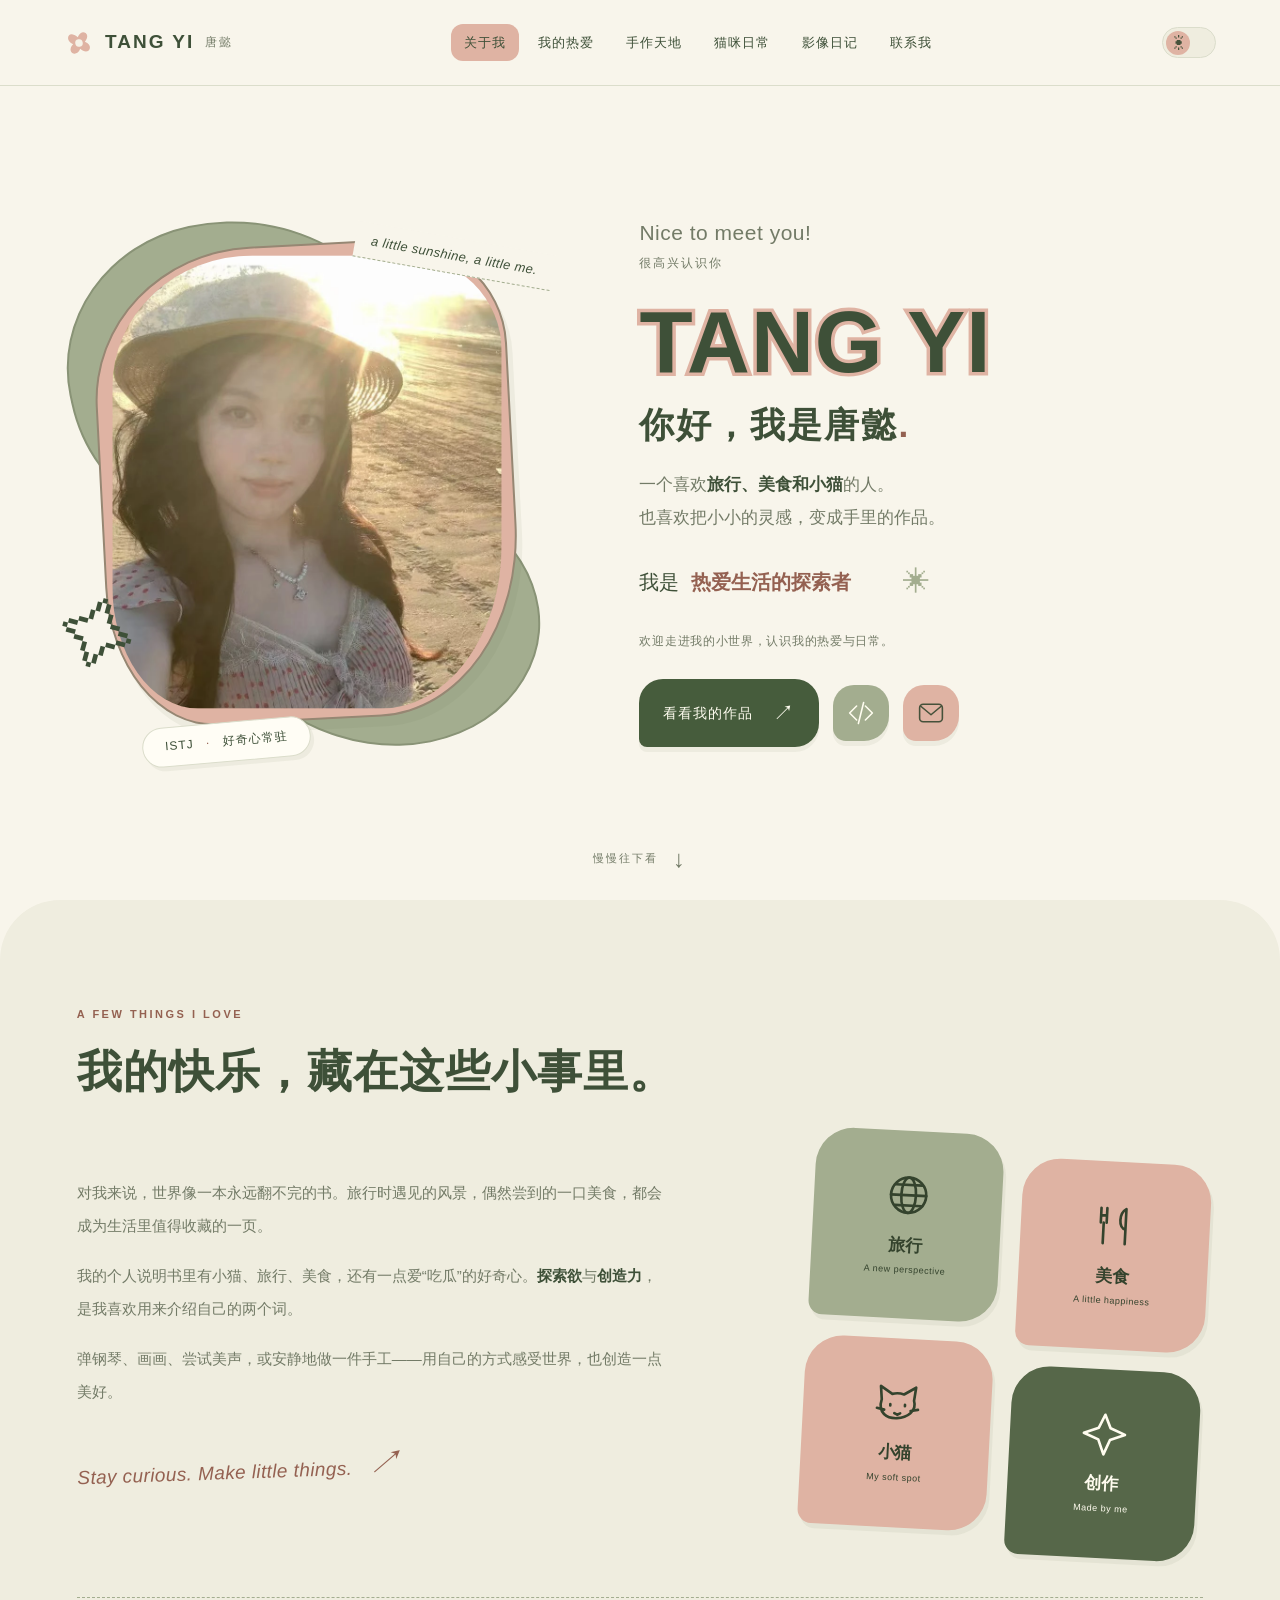
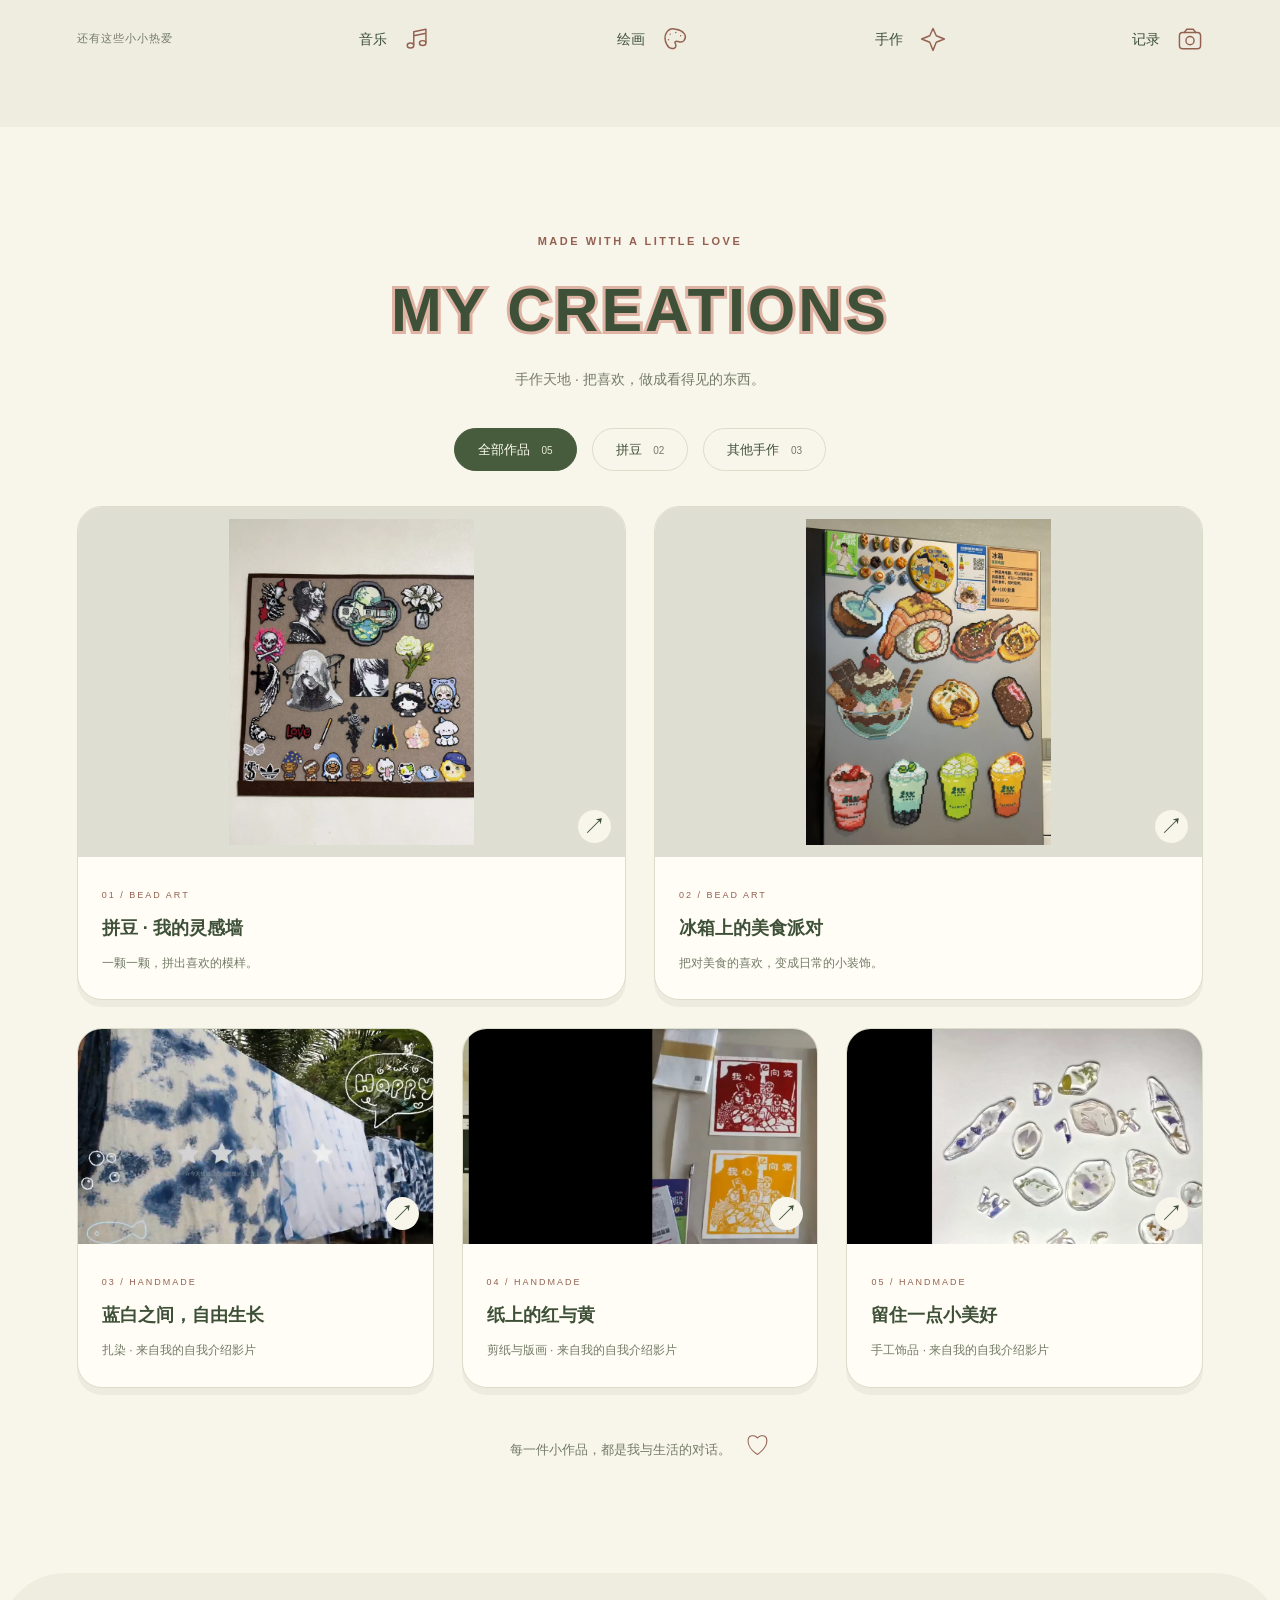
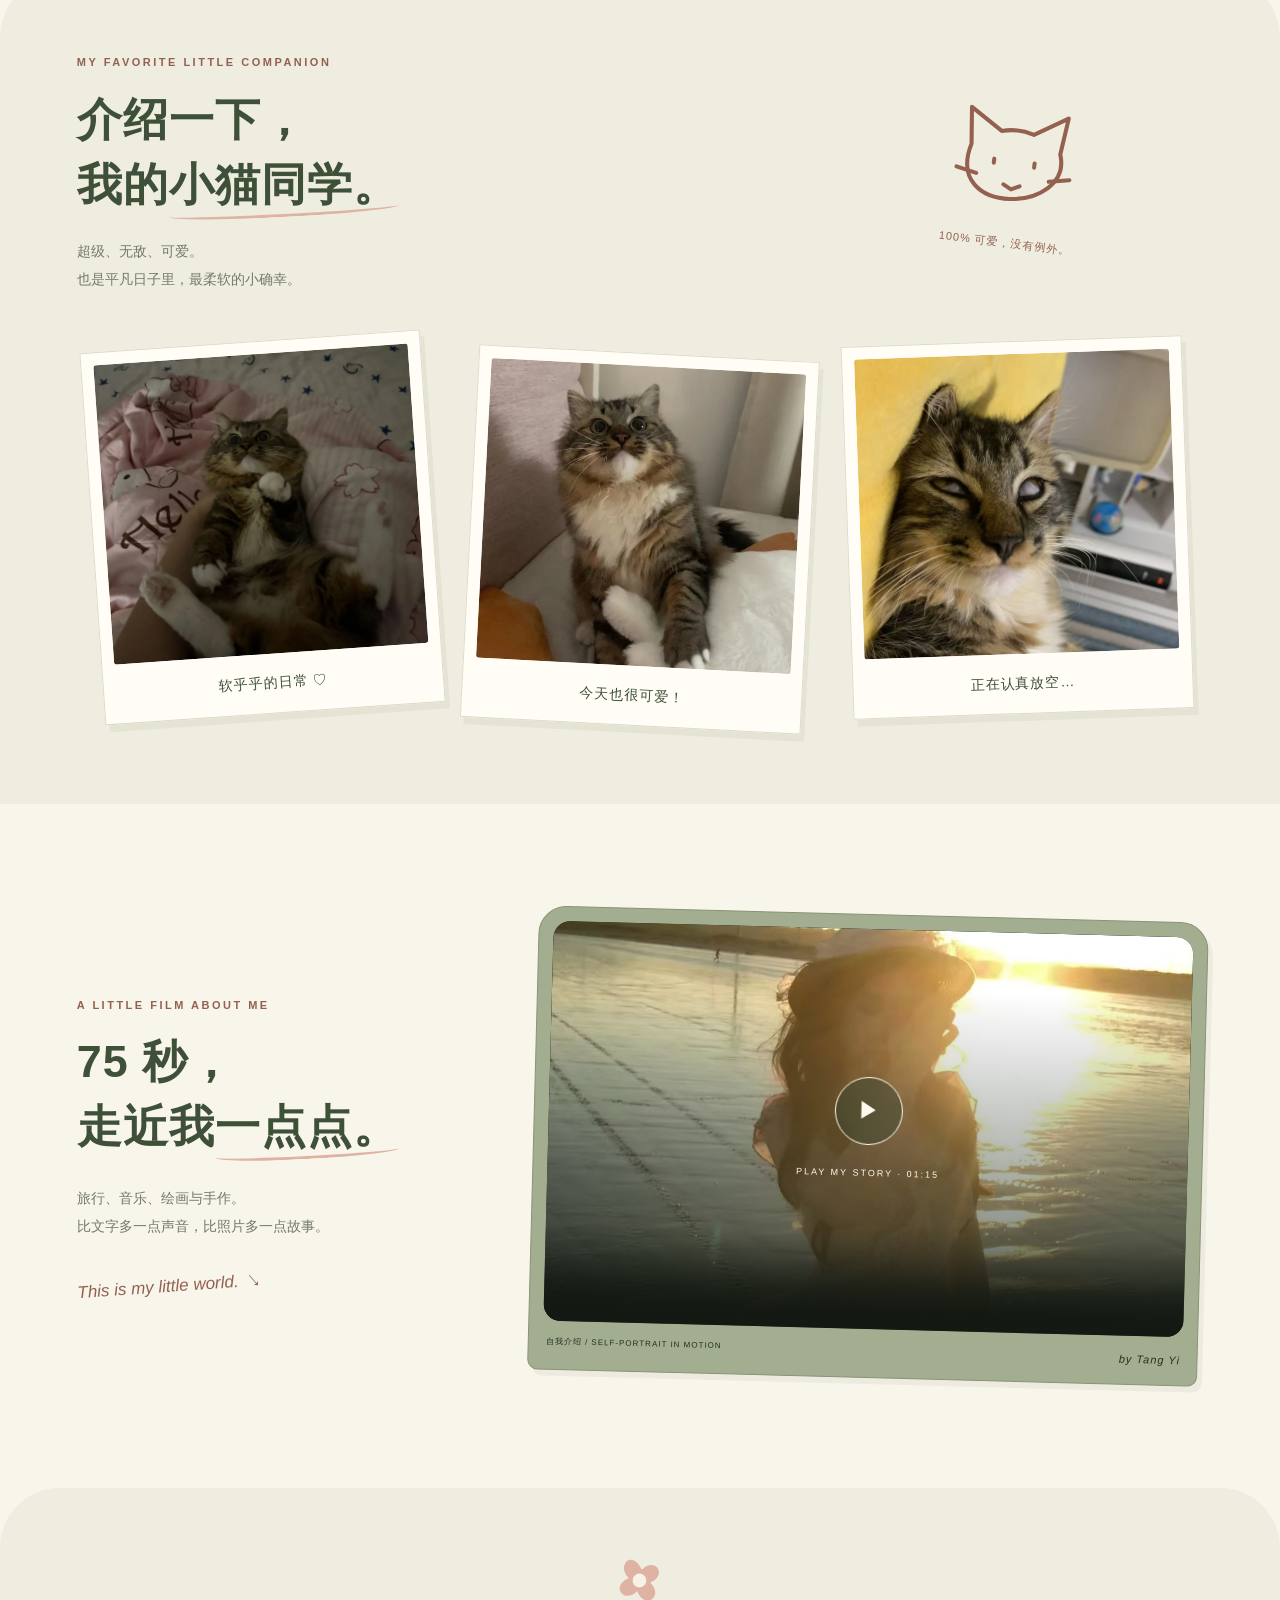
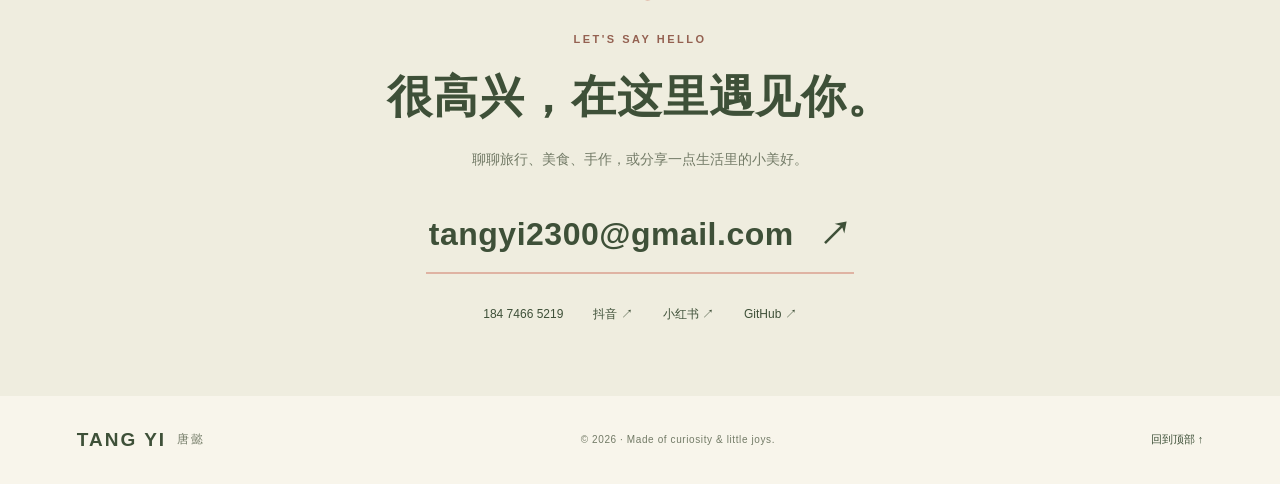
<file: index.html>
<!doctype html>
<html lang="zh-CN"><head><meta charset="utf-8"><meta name="viewport" content="width=device-width,initial-scale=1">
<title>唐懿 Tang Yi｜欢迎来到我的小世界</title><meta name="description" content="你好，我是唐懿，一个喜欢旅行、美食、小猫和手工创作的 ISTJ。来看看我的拼豆、日常与影像，认识真实的我。"><meta name="theme-color" content="#f8f5eb"><meta property="og:title" content="唐懿 Tang Yi · 我的小世界"><meta property="og:description" content="保持好奇，慢慢创造，把喜欢的日常收藏起来。"><meta property="og:image" content="https://tangyi2300-ctrl.github.io/portrait-close.webp"><link rel="canonical" href="https://tangyi2300-ctrl.github.io/"><link rel="icon" href="favicon.svg" type="image/svg+xml"><link rel="stylesheet" href="style.css"><script src="app.js" defer></script></head><body>
<a class="skip" href="#main">跳到正文</a>
<header class="header"><a class="brand" href="#about" aria-label="唐懿，返回首页"><span class="brand-flower"><svg viewBox="0 0 80 80" fill="none" aria-hidden="true"><path d="M40 24C18-3 3 27 24 40 0 56 25 79 40 56 57 81 80 55 56 40 79 23 55 1 40 24Z" fill="currentColor"/><circle cx="40" cy="40" r="10" fill="#f6f2e7"/></svg></span>TANG YI<span class="brand-cn">唐懿</span></a><nav class="nav" id="navigation" aria-label="主导航"><a href="#about" class="active">关于我</a><a href="#interests">我的热爱</a><a href="#creations">手作天地</a><a href="#life">猫咪日常</a><a href="#film">影像日记</a><a href="#contact">联系我</a></nav><div class="header-actions"><button class="theme-toggle" aria-label="切换深色模式" aria-pressed="false"><span aria-hidden="true">☀</span></button><button class="menu-toggle" aria-controls="navigation" aria-expanded="false" aria-label="打开菜单">☰</button></div></header>
<main id="main">
<section class="hero wrap" id="about" aria-labelledby="hero-title"><div class="portrait-composition"><div class="blob blob-one"></div><div class="blob blob-two"></div><div class="portrait-frame"><img src="portrait-close.webp" alt="唐懿在海边夕阳下的自拍" fetchpriority="high" width="828" height="1258"></div><span class="portrait-star" aria-hidden="true">✧</span><div class="photo-note">a little sunshine, a little me.</div><span class="personality">ISTJ <span>·</span> 好奇心常驻</span></div><div class="hero-copy"><p class="hello">Nice to meet you! <span>很高兴认识你</span></p><h1 id="hero-title">TANG YI<span>你好，我是唐懿<span class="pink-dot">.</span></span></h1><p class="hero-description">一个喜欢<strong>旅行、美食和小猫</strong>的人。<br>也喜欢把小小的灵感，变成手里的作品。</p><p class="rotating-line">我是 <span id="changing-word">热爱生活的探索者</span><span class="little-spark" aria-hidden="true">✳</span></p><p class="invitation">欢迎走进我的小世界，认识我的热爱与日常。</p><div class="hero-links"><a class="pill-button" href="#creations">看看我的作品 <span>↗</span></a><a class="social-icon" href="https://github.com/tangyi2300-ctrl" target="_blank" rel="noopener noreferrer" aria-label="唐懿的 GitHub"><svg viewBox="0 0 32 32" fill="none" stroke="currentColor" stroke-width="1.8" stroke-linecap="round" stroke-linejoin="round" aria-hidden="true"><path d="m11 8-8 8 8 8m10-16 8 8-8 8M19 4l-6 24"/></svg></a><a class="social-icon peach" href="mailto:tangyi2300@gmail.com" aria-label="发邮件给唐懿"><svg viewBox="0 0 32 32" fill="none" stroke="currentColor" stroke-width="1.8" stroke-linecap="round" stroke-linejoin="round" aria-hidden="true"><rect x="3" y="6" width="26" height="20" rx="4"/><path d="m4 8 12 10L28 8"/></svg></a></div></div><a class="scroll-note" href="#interests">慢慢往下看 <span>↓</span></a></section>
<section class="interest-section" id="interests"><div class="wrap"><div class="section-heading"><p class="eyebrow">A FEW THINGS I LOVE</p><h2>我的快乐，<span>藏在这些小事里。</span></h2></div><div class="interest-layout"><div class="interest-copy"><p>对我来说，世界像一本永远翻不完的书。旅行时遇见的风景，偶然尝到的一口美食，都会成为生活里值得收藏的一页。</p><p>我的个人说明书里有小猫、旅行、美食，还有一点爱“吃瓜”的好奇心。<strong>探索欲</strong>与<strong>创造力</strong>，是我喜欢用来介绍自己的两个词。</p><p>弹钢琴、画画、尝试美声，或安静地做一件手工——用自己的方式感受世界，也创造一点美好。</p><div class="handwritten-note">Stay curious. Make little things. <span>↗</span></div></div><div class="hobby-grid"><div class="hobby hobby-1"><svg viewBox="0 0 32 32" fill="none" stroke="currentColor" stroke-width="1.8" stroke-linecap="round" stroke-linejoin="round" aria-hidden="true"><circle cx="16" cy="16" r="12"/><ellipse cx="16" cy="16" rx="5" ry="12"/><path d="M4 16h24M7 9h18M7 23h18"/></svg><h3>旅行</h3><span>A new perspective</span></div><div class="hobby hobby-2"><svg viewBox="0 0 32 32" fill="none" stroke="currentColor" stroke-width="1.8" stroke-linecap="round" stroke-linejoin="round" aria-hidden="true"><path d="M6 4v10m4-10v10M6 9h4m-2 5v14M23 4c-5 3-5 13 0 14V4Zm0 14v10"/></svg><h3>美食</h3><span>A little happiness</span></div><div class="hobby hobby-3"><svg viewBox="0 0 32 32" fill="none" stroke="currentColor" stroke-width="1.8" stroke-linecap="round" stroke-linejoin="round" aria-hidden="true"><path d="M5 14 4 5l8 5a14 14 0 0 1 8 0l8-5-1 9c5 14-27 19-22 0Z"/><path d="M11 17v1m10-1v1m-7 5 2 1 2-1M7 21l-5-1m23 1 5-1"/></svg><h3>小猫</h3><span>My soft spot</span></div><div class="hobby hobby-4"><svg viewBox="0 0 32 32" fill="none" stroke="currentColor" stroke-width="1.8" stroke-linecap="round" stroke-linejoin="round" aria-hidden="true"><path d="m16 3 4 9 10 4-10 4-4 10-4-10-10-4 10-4Z"/></svg><h3>创作</h3><span>Made by me</span></div></div></div><div class="little-skills"><span>还有这些小小热爱</span><div>音乐 <svg viewBox="0 0 32 32" fill="none" stroke="currentColor" stroke-width="1.8" stroke-linecap="round" stroke-linejoin="round" aria-hidden="true"><path d="M12 23V7l15-3v16M12 12l15-3"/><ellipse cx="8" cy="24" rx="4" ry="3"/><ellipse cx="23" cy="21" rx="4" ry="3"/></svg></div><div>绘画 <svg viewBox="0 0 32 32" fill="none" stroke="currentColor" stroke-width="1.8" stroke-linecap="round" stroke-linejoin="round" aria-hidden="true"><path d="M17 4C7 1 0 12 6 23c3 6 10 6 11 2 1-3-3-5 0-6 3-1 7 3 10-1 5-7-2-13-10-14Z"/><path d="M10 10h.01M17 8h.01M23 12h.01M8 17h.01"/></svg></div><div>手作 <svg viewBox="0 0 32 32" fill="none" stroke="currentColor" stroke-width="1.8" stroke-linecap="round" stroke-linejoin="round" aria-hidden="true"><path d="m16 3 4 9 10 4-10 4-4 10-4-10-10-4 10-4Z"/></svg></div><div>记录 <svg viewBox="0 0 32 32" fill="none" stroke="currentColor" stroke-width="1.8" stroke-linecap="round" stroke-linejoin="round" aria-hidden="true"><rect x="3" y="8" width="26" height="20" rx="4"/><path d="m9 8 3-4h8l3 4"/><circle cx="16" cy="18" r="5"/></svg></div></div></div></section>
<section class="creations-section wrap" id="creations"><div class="section-heading centered"><p class="eyebrow">MADE WITH A LITTLE LOVE</p><h2 class="outlined">MY CREATIONS</h2><p>手作天地 · 把喜欢，做成看得见的东西。</p></div><div class="filters" role="group" aria-label="筛选作品"><button data-filter="all" class="active" aria-pressed="true">全部作品 <span>05</span></button><button data-filter="beads" aria-pressed="false">拼豆 <span>02</span></button><button data-filter="handmade" aria-pressed="false">其他手作 <span>03</span></button></div><p class="sr-only" id="filter-status" role="status">显示全部 5 件作品</p><div class="works"><article class="work" data-category="beads"><button class="image-button" data-lightbox="bead-collection.webp" data-title="拼豆 · 我的灵感墙" data-caption="一颗一颗，拼出喜欢的模样。" aria-label="放大拼豆 · 我的灵感墙"><img src="bead-collection.webp" alt="各种风格的拼豆作品陈列在深色展示板上" loading="lazy"><span class="zoom">↗</span></button><div class="work-copy"><span class="work-number">01 / BEAD ART</span><h3>拼豆 · 我的灵感墙</h3><p>一颗一颗，拼出喜欢的模样。</p></div></article><article class="work" data-category="beads"><button class="image-button" data-lightbox="bead-food.webp" data-title="冰箱上的美食派对" data-caption="把对美食的喜欢，变成日常的小装饰。" aria-label="放大冰箱上的美食派对"><img src="bead-food.webp" alt="冰箱上的寿司、汉堡和饮料造型拼豆" loading="lazy"><span class="zoom">↗</span></button><div class="work-copy"><span class="work-number">02 / BEAD ART</span><h3>冰箱上的美食派对</h3><p>把对美食的喜欢，变成日常的小装饰。</p></div></article><article class="work" data-category="handmade"><button class="image-button" data-lightbox="tie-dye.webp" data-title="蓝白之间，自由生长" data-caption="扎染 · 来自我的自我介绍影片" aria-label="放大蓝白之间，自由生长"><img src="tie-dye.webp" alt="蓝白扎染手工作品" loading="lazy"><span class="zoom">↗</span></button><div class="work-copy"><span class="work-number">03 / HANDMADE</span><h3>蓝白之间，自由生长</h3><p>扎染 · 来自我的自我介绍影片</p></div></article><article class="work" data-category="handmade"><button class="image-button" data-lightbox="paper-cut.webp" data-title="纸上的红与黄" data-caption="剪纸与版画 · 来自我的自我介绍影片" aria-label="放大纸上的红与黄"><img src="paper-cut.webp" alt="红色和黄色剪纸版画作品" loading="lazy"><span class="zoom">↗</span></button><div class="work-copy"><span class="work-number">04 / HANDMADE</span><h3>纸上的红与黄</h3><p>剪纸与版画 · 来自我的自我介绍影片</p></div></article><article class="work" data-category="handmade"><button class="image-button" data-lightbox="resin.webp" data-title="留住一点小美好" data-caption="手工饰品 · 来自我的自我介绍影片" aria-label="放大留住一点小美好"><img src="resin.webp" alt="透明手工饰品" loading="lazy"><span class="zoom">↗</span></button><div class="work-copy"><span class="work-number">05 / HANDMADE</span><h3>留住一点小美好</h3><p>手工饰品 · 来自我的自我介绍影片</p></div></article></div><p class="collection-note">每一件小作品，都是我与生活的对话。 <span>♡</span></p></section>
<section class="life-section" id="life"><div class="wrap"><div class="life-heading"><div><p class="eyebrow">MY FAVORITE LITTLE COMPANION</p><h2>介绍一下，<br>我的<span class="underline">小猫同学。</span></h2><p>超级、无敌、可爱。<br>也是平凡日子里，最柔软的小确幸。</p></div><div class="cat-doodle"><svg viewBox="0 0 32 32" fill="none" stroke="currentColor" stroke-width="1.8" stroke-linecap="round" stroke-linejoin="round" aria-hidden="true"><path d="M5 14 4 5l8 5a14 14 0 0 1 8 0l8-5-1 9c5 14-27 19-22 0Z"/><path d="M11 17v1m10-1v1m-7 5 2 1 2-1M7 21l-5-1m23 1 5-1"/></svg><small>100% 可爱，没有例外。</small></div></div><div class="cat-gallery"><figure class="cat-photo cat-1"><button class="image-button" data-lightbox="cat-one.webp" data-title="我的小猫" data-caption="软乎乎的日常 ♡" aria-label="放大猫咪照片1"><img src="cat-one.webp" alt="猫咪躺在粉色布料上" loading="lazy"></button><figcaption>软乎乎的日常 ♡</figcaption></figure><figure class="cat-photo cat-2"><button class="image-button" data-lightbox="cat-two.webp" data-title="我的小猫" data-caption="今天也很可爱！" aria-label="放大猫咪照片2"><img src="cat-two.webp" alt="猫咪抱着白色毛绒玩具" loading="lazy"></button><figcaption>今天也很可爱！</figcaption></figure><figure class="cat-photo cat-3"><button class="image-button" data-lightbox="cat-four.webp" data-title="我的小猫" data-caption="正在认真放空…" aria-label="放大猫咪照片3"><img src="cat-four.webp" alt="猫咪靠着黄色软垫休息" loading="lazy"></button><figcaption>正在认真放空…</figcaption></figure></div></div></section>
<section class="film-section wrap" id="film"><div class="film-intro"><p class="eyebrow">A LITTLE FILM ABOUT ME</p><h2>75 秒，<br>走近我<span class="underline">一点点。</span></h2><p>旅行、音乐、绘画与手作。<br>比文字多一点声音，比照片多一点故事。</p><span class="film-note">This is my little world. ↘</span></div><div class="film-panel"><div class="film-player"><video controls playsinline preload="metadata" poster="portrait.webp" aria-label="唐懿的自我介绍视频"><source src="introduction.mp4" type="video/mp4">你的浏览器不支持视频，<a href="introduction.mp4">点此打开影片</a>。</video><button class="film-cover" aria-label="播放唐懿的自我介绍视频"><span class="play-circle">▶</span><span>PLAY MY STORY · 01:15</span></button></div><p>自我介绍 / SELF-PORTRAIT IN MOTION <span>by Tang Yi</span></p></div></section>
<section class="contact-section" id="contact"><div class="wrap contact-inner"><span class="contact-flower"><svg viewBox="0 0 80 80" fill="none" aria-hidden="true"><path d="M40 24C18-3 3 27 24 40 0 56 25 79 40 56 57 81 80 55 56 40 79 23 55 1 40 24Z" fill="currentColor"/><circle cx="40" cy="40" r="10" fill="#f6f2e7"/></svg></span><p class="eyebrow">LET'S SAY HELLO</p><h2>很高兴，在这里<span>遇见你。</span></h2><p>聊聊旅行、美食、手作，或分享一点生活里的小美好。</p><a class="email-link" href="mailto:tangyi2300@gmail.com">tangyi2300@gmail.com <span>↗</span></a><div class="contact-links"><a href="tel:18474665219">184 7466 5219</a><a href="https://v.douyin.com/4sOv0K8VbvQ/" target="_blank" rel="noopener noreferrer">抖音 ↗</a><a href="https://xhslink.cn/o/4FWoNAnNjnA" target="_blank" rel="noopener noreferrer">小红书 ↗</a><a href="https://github.com/tangyi2300-ctrl" target="_blank" rel="noopener noreferrer">GitHub ↗</a></div></div></section>
</main><footer class="wrap"><a class="brand" href="#about">TANG YI <span class="brand-cn">唐懿</span></a><p>© <span id="year">2026</span> · Made of curiosity & little joys.</p><a href="#about" class="back-top">回到顶部 ↑</a></footer><dialog id="lightbox" aria-labelledby="lightbox-title"><div class="lightbox-header"><h2 id="lightbox-title"></h2><button id="close-lightbox" aria-label="关闭图片预览">关闭 ×</button></div><img id="lightbox-image" alt=""><p id="lightbox-caption"></p></dialog></body></html>
</file>
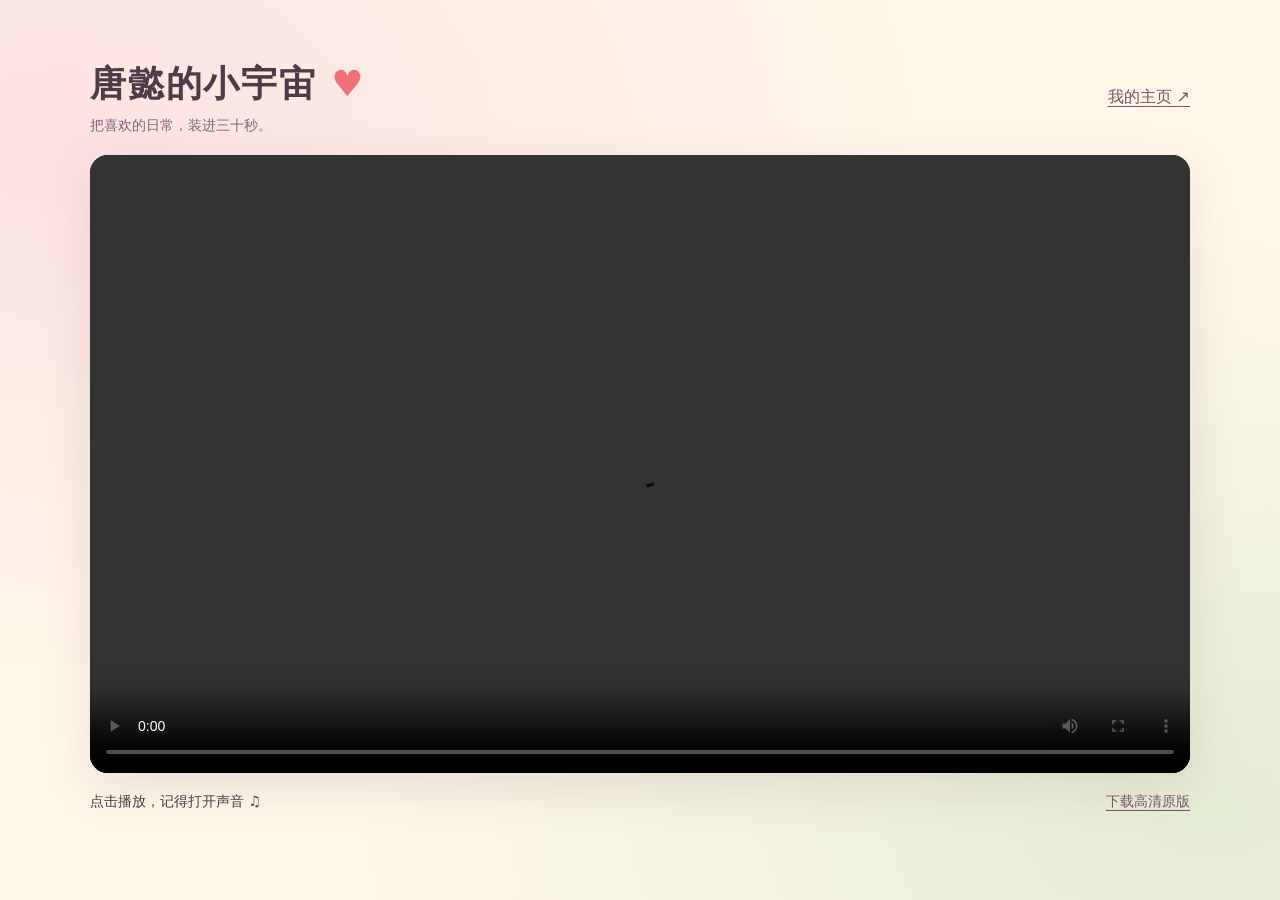
<file: remotion-little-universe/index.html>
<!doctype html>
<html lang="zh-CN"><head><meta charset="utf-8"><meta name="viewport" content="width=device-width,initial-scale=1"><title>唐懿的小宇宙 · 视频</title><meta name="description" content="用30秒走进唐懿的小宇宙。"><meta name="theme-color" content="#fff3e6"><style>
*{box-sizing:border-box}body{margin:0;min-height:100svh;display:grid;place-items:center;color:#4d3c47;font-family:system-ui,-apple-system,"PingFang SC",sans-serif;background:radial-gradient(ellipse at 5% 15%,#f9d0dd88,transparent 50%),radial-gradient(ellipse at 95% 90%,#d9e9caaa,transparent 50%),#fff7e8}main{width:min(1100px,94vw);padding:32px 0}header{display:flex;align-items:center;justify-content:space-between;gap:16px;margin-bottom:20px}h1{font-size:clamp(23px,4vw,36px);margin:0;letter-spacing:.05em}h1 span{color:#f16e7b}p{margin:8px 0 0;color:#796775;font-size:14px}video{display:block;width:100%;aspect-ratio:16/9;background:#2d2530;border-radius:18px;box-shadow:0 15px 50px #6c435b22}a{color:#7c5268;text-underline-offset:4px}footer{display:flex;justify-content:space-between;gap:16px;flex-wrap:wrap;margin-top:20px;font-size:14px}.note{min-height:1.5em}a:focus-visible{outline:3px solid #f16e7b;outline-offset:5px}@media(max-width:560px){header{align-items:flex-start}header>a{white-space:nowrap;font-size:13px}main{padding:24px 0}video{border-radius:10px}}
</style></head><body><main><header><div><h1>唐懿的小宇宙 <span>♥</span></h1><p>把喜欢的日常，装进三十秒。</p></div><a href="/">我的主页 ↗</a></header>
<video id="film" controls playsinline preload="metadata" aria-label="唐懿的小宇宙，30秒个人介绍"><source src="video-v9.mp4" type="video/mp4">你的浏览器暂不支持视频播放。</video>
<footer><span>点击播放，记得打开声音 ♫</span><a href="https://github.com/tangyi2300-ctrl/tangyi2300-ctrl.github.io/releases/download/little-universe-v9/tang-yi-little-universe-v9.mp4">下载高清原版</a></footer><p class="note" id="status" role="status"></p>
<script>document.querySelector('video').addEventListener('error',()=>{document.querySelector('#status').textContent='视频暂时加载失败，请刷新页面重试。'});</script></main></body></html>
</file>
<file: style.css>
:root{color-scheme:light;--bg:#f8f5eb;--ink:#3e5038;--muted:#737b67;--sage:#a3ad8f;--peach:#dfb3a3;--soft:#efeddf;--card:#fffdf5;--line:#dbddcb;--pink-ink:#946151;--shadow:#64704c14;--font:"Trebuchet MS","PingFang SC","Microsoft YaHei",sans-serif}html[data-theme=dark]{color-scheme:dark;--bg:#242e25;--ink:#e4e8d8;--muted:#b9c2ac;--sage:#718565;--peach:#c99583;--soft:#303d31;--card:#344335;--line:#50604b;--pink-ink:#e6b3a2;--shadow:#0002}*{box-sizing:border-box}html{scroll-behavior:smooth;scroll-padding-top:104px}body{margin:0;background:var(--bg);color:var(--ink);font:16px/1.8 var(--font);-webkit-font-smoothing:antialiased}body.modal-open{overflow:hidden}button,a{-webkit-tap-highlight-color:transparent}a{color:inherit;text-decoration:none}button{font:inherit;color:inherit;cursor:pointer}button,a{touch-action:manipulation}button:focus-visible,a:focus-visible,video:focus-visible{outline:3px solid var(--pink-ink);outline-offset:5px}button{border:0}button:hover,a:hover{transition:background .2s,transform .2s}button[hidden],[hidden]{display:none!important}img,svg{display:block}img{width:100%;height:auto}figure,p,h1,h2,h3{margin:0}::selection{background:var(--peach);color:#30432d}.wrap{width:min(1160px,88%);margin-inline:auto}.skip{position:fixed;top:-80px;left:12px;background:var(--ink);color:var(--bg);padding:10px;z-index:100}.skip:focus{top:10px}.sr-only{position:absolute;width:1px;height:1px;padding:0;margin:-1px;overflow:hidden;clip:rect(0,0,0,0);white-space:nowrap;border:0}.header{height:86px;padding-inline:5%;display:flex;align-items:center;justify-content:space-between;gap:30px;position:sticky;top:0;background:var(--bg);z-index:20;border-bottom:1px solid var(--line)}.brand{display:flex;align-items:center;gap:11px;font-size:19px;font-weight:800;letter-spacing:2px;white-space:nowrap}.brand-flower{width:30px;color:var(--peach);transform:rotate(-12deg)}.brand-cn{font-size:12px;font-weight:500;letter-spacing:2px;color:var(--muted)}.nav{display:flex;gap:6px;align-items:center}.nav a{padding:7px 13px;font-size:13px;letter-spacing:1px;border-radius:12px}.nav a:hover,.nav a.active{background:var(--peach);color:#3e5038}.header-actions{display:flex;gap:12px;align-items:center}.theme-toggle{background:var(--soft);border:1px solid var(--line);border-radius:30px;width:54px;height:31px;padding:3px;display:flex;align-items:center}.theme-toggle span{display:grid;place-items:center;background:var(--peach);color:#45513a;width:24px;height:24px;border-radius:50%;font-size:20px;line-height:1;transition:transform .25s}html[data-theme=dark] .theme-toggle span{transform:translateX(20px)}.menu-toggle{display:none;background:none;font-size:24px;line-height:1;padding:6px}.hero{min-height:calc(100svh - 86px);max-height:950px;display:grid;grid-template-columns:.9fr 1.1fr;gap:9%;align-items:center;padding-block:78px 100px;position:relative}.portrait-composition{position:relative;width:100%;max-width:450px;margin-inline:auto;isolation:isolate;padding:26px 18px}.portrait-frame{padding:16px;background:var(--peach);border:2px solid #968773;border-radius:39% 28% 35% 25% / 32% 23% 39% 30%;transform:rotate(-3deg);box-shadow:5px 10px 0 var(--shadow);overflow:hidden}.portrait-frame img{height:440px;object-fit:cover;object-position:center 48%;border-radius:36% 25% 31% 22% / 29% 21% 36% 27%;transform:rotate(3deg) scale(1.03)}.blob{position:absolute;background:var(--sage);border:2px solid #899376;z-index:-1}.blob-one{width:77%;height:61%;left:-12px;top:0;border-radius:45% 58% 29% 55%;transform:rotate(-12deg)}.blob-two{width:68%;height:49%;right:-8px;bottom:0;border-radius:35% 48% 55% 46%;transform:rotate(18deg)}.portrait-star{position:absolute;left:-22px;bottom:70px;font-size:75px;line-height:1;color:var(--ink);transform:rotate(15deg)}.photo-note{position:absolute;right:-22px;top:20px;transform:rotate(10deg);font-size:13px;font-style:italic;letter-spacing:.4px;padding:6px 16px;background:var(--bg);border-bottom:1px dashed var(--sage)}.personality{position:absolute;bottom:-16px;left:60px;background:var(--card);border:1px solid var(--line);border-radius:30px;padding:8px 22px;font-size:12px;letter-spacing:1px;box-shadow:3px 4px 0 var(--shadow);transform:rotate(-5deg)}.personality span{color:var(--pink-ink);padding:0 8px}.hello{font-size:21px;color:var(--muted);letter-spacing:.5px;line-height:1.5}.hello span{display:block;font-size:12px;letter-spacing:2px;margin-top:6px}h1{font-size:clamp(60px,6.8vw,96px);line-height:1.15;letter-spacing:1px;margin:20px 0 22px;color:var(--ink);-webkit-text-stroke:7px var(--peach);paint-order:stroke fill;font-weight:900}h1>span{display:block;font-size:clamp(25px,2.75vw,38px);-webkit-text-stroke:0;letter-spacing:2px;margin-top:13px;font-weight:700}.pink-dot{color:var(--pink-ink)}.hero-description{font-size:17px;line-height:1.95;color:var(--muted)}strong{font-weight:700;color:var(--ink)}.rotating-line{margin:24px 0;font-size:20px;display:flex;gap:12px;align-items:center}.rotating-line #changing-word{color:var(--pink-ink);font-weight:700;min-width:10em}.little-spark{font-size:27px;color:var(--sage)}.invitation{font-size:12px;letter-spacing:.7px;color:var(--muted)}.hero-links{display:flex;align-items:center;gap:14px;margin-top:27px}.pill-button{border-radius:24px 24px 24px 8px;padding:15px 24px;background:#465c3c;color:#fffdf0;font-size:14px;letter-spacing:1px;display:flex;gap:20px;align-items:center;box-shadow:0 5px 0 var(--shadow)}.pill-button:hover{transform:translateY(-3px);background:#5b704d}.pill-button span{font-size:21px}.social-icon{width:56px;height:56px;border-radius:21px 21px 25px 13px;background:var(--sage);color:#fffdf0;display:grid;place-items:center;box-shadow:0 5px 0 var(--shadow)}.social-icon svg{width:28px;height:28px}.social-icon.peach{background:var(--peach);color:#45513a}.social-icon:hover{transform:rotate(-7deg)}.scroll-note{position:absolute;bottom:20px;left:50%;transform:translateX(-50%);font-size:11px;letter-spacing:2px;display:flex;align-items:center;gap:15px;color:var(--muted)}.scroll-note span{font-size:24px}.section-heading .eyebrow,.eyebrow{font-size:11px;letter-spacing:2.5px;color:var(--pink-ink);font-weight:600;margin-bottom:14px}h2{font-size:clamp(30px,3.5vw,46px);line-height:1.45;letter-spacing:1px}h2 span{display:inline-block}.interest-section{padding:105px 0 75px;background:var(--soft);border-radius:60px 60px 0 0}.interest-layout{display:grid;grid-template-columns:1.2fr .8fr;gap:12%;align-items:center;margin-top:32px}.interest-copy p{color:var(--muted);line-height:2.2;margin-bottom:17px;font-size:15px}.handwritten-note{font-size:19px;font-style:italic;letter-spacing:.4px;transform:rotate(-2deg);margin-top:25px;color:var(--pink-ink)}.handwritten-note span{font-size:33px;margin-left:10px}.hobby-grid{display:grid;grid-template-columns:1fr 1fr;gap:20px;transform:rotate(3deg)}.hobby{aspect-ratio:1;background:var(--sage);border-radius:38px 38px 38px 14px;display:flex;flex-direction:column;justify-content:center;align-items:center;box-shadow:3px 5px 0 var(--shadow);color:#34432d}.hobby svg{width:47px;height:47px;margin-bottom:12px}.hobby h3{font-size:17px;font-weight:600}.hobby>span{font-size:9px;letter-spacing:.5px}.hobby-2,.hobby-3{background:var(--peach)}.hobby-2{transform:translateY(20px)}.hobby-4{transform:translateY(20px);background:#566749;color:#fffcef}.little-skills{border-top:1px dashed var(--sage);margin-top:65px;padding-top:28px;display:flex;justify-content:space-between;align-items:center;gap:25px}.little-skills>span{font-size:11px;letter-spacing:1px;color:var(--muted)}.little-skills>div{display:flex;gap:17px;align-items:center;font-size:14px}.little-skills svg{width:26px;height:26px;color:var(--pink-ink)}.creations-section{padding-block:105px}.centered{text-align:center}.section-heading>p:last-child:not(.eyebrow){color:var(--muted);font-size:14px;margin-top:13px}.outlined{font-size:clamp(34px,4.8vw,61px);font-weight:900;letter-spacing:3px;-webkit-text-stroke:6px var(--peach);paint-order:stroke fill}.filters{display:flex;justify-content:center;gap:15px;margin:35px 0}.filters button{padding:9px 23px;border:1px solid var(--line);background:transparent;border-radius:30px;font-size:13px}.filters button span{font-size:10px;margin-left:8px;color:var(--muted)}.filters button.active{background:#475c3d;color:#fffdf0;border-color:#475c3d}.filters button.active span{color:#e7ebd5}.filters button:hover{border-color:var(--sage)}.works{display:grid;grid-template-columns:repeat(6,1fr);gap:28px}.work{grid-column:span 2;background:var(--card);border:1px solid var(--line);border-radius:25px;overflow:hidden;box-shadow:0 7px 0 var(--shadow)}.work:nth-child(-n+2){grid-column:span 3}.image-button{display:block;padding:0;width:100%;position:relative;background:var(--soft);overflow:hidden}.work img{height:215px;object-fit:cover;transition:transform .5s}.work:nth-child(-n+2) img{height:350px;object-fit:contain;background:#dfded2;padding:12px}.image-button:hover img{transform:scale(1.04)}.zoom{position:absolute;bottom:14px;right:14px;width:33px;height:33px;border-radius:50%;background:var(--bg);display:grid;place-items:center;font-size:23px;line-height:1}.work-copy{padding:22px 24px 25px}.work-number{font-size:9px;letter-spacing:2px;color:var(--pink-ink)}.work h3{font-size:18px;margin:6px 0 9px;line-height:1.6}.work p{font-size:12px;line-height:1.9;color:var(--muted)}.works.filtered .work{grid-column:span 3}.works.filtered .work img{height:330px;object-fit:contain;background:var(--soft)}.collection-note{text-align:center;font-size:13px;color:var(--muted);margin-top:35px}.collection-note span{font-size:25px;color:var(--pink-ink);margin-left:10px}.life-section{padding:80px 0 90px;background:var(--soft);border-radius:65px 65px 0 0}.life-heading{display:flex;justify-content:space-between;align-items:center;margin-bottom:48px}.life-heading p:not(.eyebrow){font-size:14px;color:var(--muted);line-height:2;margin-top:20px}.underline{position:relative}.underline:after{content:"";position:absolute;bottom:0;left:0;right:0;height:9px;border-bottom:3px solid var(--peach);border-radius:50%;transform:rotate(-3deg)}.cat-doodle{display:grid;justify-items:center;transform:rotate(7deg);margin-right:11%;color:var(--pink-ink)}.cat-doodle svg{width:130px;height:130px;stroke-width:1}.cat-doodle small{font-size:11px;margin-top:12px;letter-spacing:1px}.cat-gallery{display:grid;grid-template-columns:repeat(3,1fr);gap:37px;padding-inline:15px}.cat-photo{padding:12px 12px 0;background:var(--card);border:1px solid var(--line);box-shadow:4px 7px 0 var(--shadow);transform:rotate(-4deg)}.cat-photo .image-button{border-radius:3px}.cat-photo img{height:300px;object-fit:cover;transition:transform .5s}.cat-photo figcaption{text-align:center;padding:17px 0;font-size:14px;letter-spacing:1px}.cat-2{transform:rotate(3deg) translateY(12px)}.cat-3{transform:rotate(-2deg)}.film-section{padding-block:110px;display:grid;grid-template-columns:.72fr 1.28fr;gap:7%;align-items:center}.film-intro p:not(.eyebrow){font-size:14px;line-height:2;color:var(--muted);margin-top:25px}.film-note{display:block;font-size:17px;font-style:italic;color:var(--pink-ink);margin-top:25px;transform:rotate(-4deg)}.film-panel{padding:14px 14px 0;background:var(--sage);border:1px solid #899376;border-radius:28px 28px 10px 10px;transform:rotate(1.5deg);box-shadow:5px 6px 0 var(--shadow)}.film-player{position:relative;aspect-ratio:16/10;background:#1e261e;border-radius:17px;overflow:hidden}.film-player video{width:100%;height:100%;display:block;object-fit:contain}.film-player video:not(.playing){object-fit:cover;object-position:center 49%}.film-cover{position:absolute;inset:0;background:linear-gradient(0deg,#1b251bb0,transparent 85%);color:#fff9ee;display:flex;flex-direction:column;align-items:center;justify-content:center;gap:20px}.play-circle{width:68px;height:68px;border:1px solid #fff9ee;border-radius:50%;display:grid;place-items:center;font-size:22px;background:#33432e70;backdrop-filter:blur(5px)}.film-cover>span:last-child{font-size:9px;letter-spacing:2px}.film-panel>p{padding:14px 3px;color:#233020;font-size:8px;letter-spacing:1px;display:flex;justify-content:space-between;gap:15px}.film-panel>p>span{font-size:11px;font-style:italic}.contact-section{padding:65px 0 70px;background:var(--soft);border-radius:60px 60px 0 0;text-align:center}.contact-flower{display:block;margin:0 auto 22px;width:55px;color:var(--peach);transform:rotate(12deg)}.contact-inner>p:not(.eyebrow){font-size:14px;color:var(--muted);margin-top:18px}.email-link{display:inline-flex;gap:25px;align-items:center;font-size:clamp(19px,2.5vw,32px);font-weight:700;letter-spacing:.5px;border-bottom:2px solid var(--peach);padding:9px 3px;margin-top:25px}.email-link:hover{color:var(--pink-ink)}.contact-links{display:flex;flex-wrap:wrap;justify-content:center;gap:30px;margin-top:30px;font-size:12px}.contact-links a:hover{text-decoration:underline;text-underline-offset:6px}footer{padding-block:27px;display:flex;align-items:center;justify-content:space-between;gap:20px}footer p{font-size:10px;color:var(--muted);letter-spacing:.6px}.back-top{font-size:11px}dialog{background:var(--bg);color:var(--ink);border:1px solid var(--line);border-radius:20px;padding:20px;width:min(1000px,94vw);max-height:94svh}dialog::backdrop{background:#152115d9;backdrop-filter:blur(7px)}.lightbox-header{display:flex;justify-content:space-between;align-items:center;gap:20px;margin-bottom:15px}.lightbox-header h2{font-size:20px}.lightbox-header button{background:var(--peach);color:#34432d;border-radius:20px;padding:7px 16px;font-size:13px;white-space:nowrap}#lightbox-image{max-height:71svh;object-fit:contain}#lightbox-caption{font-size:12px;color:var(--muted);padding-top:12px}
@media(min-width:1600px){.hero{min-height:780px}}
@media(max-width:1100px){.header{padding-inline:4%;gap:15px}.brand{font-size:16px;gap:8px}.brand-cn{display:none}.nav a{padding:7px 10px;font-size:12px}.hero{gap:6%}.portrait-frame img{height:380px}.photo-note{right:-5px;font-size:11px}.hero-description{font-size:15px}.rotating-line{font-size:17px;gap:7px}.invitation{font-size:11px}.pill-button{padding:12px 18px;font-size:12px}.social-icon{width:49px;height:49px}.hobby-grid{gap:13px}.hobby{border-radius:30px 30px 30px 12px}.cat-photo img{height:250px}.work-copy{padding:18px}.work h3{font-size:16px}}
@media(max-width:800px){html{scroll-padding-top:90px}.header{height:72px;padding-inline:6%}.brand{font-size:17px}.brand-cn{display:inline}.menu-toggle{display:block}.nav{display:none;position:absolute;top:71px;left:0;right:0;background:var(--bg);padding:18px 6%;border-bottom:1px solid var(--line);grid-template-columns:repeat(3,1fr);gap:10px}.nav.open{display:grid}.nav a{font-size:13px;text-align:center;padding:10px}.hero{max-height:none;min-height:0;padding-top:50px;padding-bottom:80px;gap:5%}.portrait-frame img{height:310px}.portrait-composition{padding:15px 10px}.portrait-frame{padding:11px}.portrait-star{font-size:45px;left:-10px}.personality{font-size:9px;left:15px;padding:6px 14px}.photo-note{font-size:9px;right:-15px;top:7px;padding:4px 7px}.hello{font-size:15px}.hello span{font-size:9px}h1{font-size:52px;-webkit-text-stroke-width:5px;margin:18px 0}h1>span{font-size:23px;letter-spacing:1px}.hero-description{font-size:12px}.rotating-line{font-size:13px;margin:18px 0}.little-spark{display:none}.hero-links{gap:10px;flex-wrap:wrap;margin-top:20px}.pill-button{padding:10px 15px}.social-icon{width:42px;height:42px;border-radius:16px}.social-icon svg{width:23px}.invitation{font-size:10px}.interest-section,.creations-section{padding-block:65px}.interest-layout{gap:7%}.interest-copy p{font-size:13px}.hobby svg{width:33px;height:33px;margin-bottom:7px}.hobby h3{font-size:14px}.hobby>span{font-size:7px}.little-skills{gap:15px;flex-wrap:wrap}.little-skills>span{width:100%}.little-skills>div{font-size:12px;gap:10px}.works{gap:20px;grid-template-columns:repeat(2,1fr)}.work,.work:nth-child(-n+2),.works.filtered .work{grid-column:span 1}.work img,.work:nth-child(-n+2) img,.works.filtered .work img{height:250px;object-fit:contain;background:var(--soft)}.work h3{font-size:16px}.work-copy{padding:17px}.cat-gallery{gap:20px;padding:0}.cat-photo{padding:8px 8px 0}.cat-photo img{height:210px}.cat-photo figcaption{font-size:11px}.cat-doodle{margin-right:5%}.cat-doodle svg{width:100px;height:100px}.film-section{padding-block:70px;gap:6%;grid-template-columns:.8fr 1.2fr}.film-intro h2{font-size:29px}.film-intro p:not(.eyebrow){font-size:12px}.film-note{font-size:13px}.film-panel{padding:10px 10px 0}.film-panel>p{font-size:6px;letter-spacing:.2px}.film-panel>p>span{font-size:9px}.play-circle{width:50px;height:50px;font-size:16px}footer p{font-size:8px}}
@media(max-width:560px){.wrap{width:88%}.header{height:68px}.brand{font-size:15px;gap:8px}.brand-flower{width:24px}.brand-cn{font-size:10px}.nav{top:67px}.theme-toggle{width:48px;height:29px}.theme-toggle span{width:22px;height:22px;font-size:18px}html[data-theme=dark] .theme-toggle span{transform:translateX(17px)}.header-actions{gap:9px}.hero{display:flex;flex-direction:column;gap:45px;padding-top:40px;padding-bottom:75px}.portrait-composition{width:79%;max-width:320px;padding:15px 10px;order:1}.portrait-frame img{height:310px}.photo-note{top:0;right:-30px;font-size:10px}.portrait-star{left:-20px;font-size:55px}.personality{left:25px;bottom:-15px;font-size:10px}.hero-copy{order:2;width:100%}.hello{font-size:17px;display:flex;gap:10px;align-items:center}.hello span{font-size:9px;margin:0;letter-spacing:.5px}h1{font-size:70px;line-height:1.12;margin:14px 0 20px;-webkit-text-stroke-width:6px}h1>span{font-size:29px;margin-top:10px}.hero-description{font-size:14px}.rotating-line{font-size:17px;margin:21px 0}.little-spark{display:block;font-size:23px}.invitation{font-size:11px}.hero-links{gap:12px;flex-wrap:nowrap}.pill-button{padding:13px 20px;font-size:13px;gap:15px}.social-icon{width:49px;height:49px;border-radius:18px}.scroll-note{font-size:9px;bottom:16px}.interest-section{border-radius:35px 35px 0 0;padding:55px 0 40px}.eyebrow,.section-heading .eyebrow{font-size:9px;letter-spacing:1.7px}h2{font-size:29px;line-height:1.55;letter-spacing:.3px}.interest-layout{grid-template-columns:1fr;gap:36px;margin-top:22px}.interest-copy p{font-size:14px;line-height:2.1}.handwritten-note{font-size:16px;margin-top:18px}.hobby-grid{max-width:300px;width:90%;margin:0 auto 15px;gap:18px}.hobby svg{width:39px;height:39px}.hobby h3{font-size:16px}.hobby>span{font-size:8px}.little-skills{margin-top:40px;gap:20px 23px;justify-content:flex-start}.little-skills>div{font-size:12px;gap:8px}.little-skills svg{width:23px}.creations-section{padding:60px 0}.outlined{font-size:34px;letter-spacing:1px;-webkit-text-stroke-width:4px}.section-heading>p:last-child:not(.eyebrow){font-size:12px}.filters{gap:9px;margin:25px 0}.filters button{font-size:12px;padding:8px 12px}.filters button span{font-size:8px;margin-left:4px}.works{grid-template-columns:1fr;gap:24px}.work img,.work:nth-child(-n+2) img,.works.filtered .work img{height:290px}.work h3{font-size:18px}.work-copy{padding:19px 22px 23px}.collection-note{font-size:11px}.life-section{padding:50px 0;border-radius:35px 35px 0 0}.life-heading{gap:15px;align-items:start;margin-bottom:30px}.life-heading p:not(.eyebrow){font-size:12px;margin-top:15px}.cat-doodle{margin-right:0;margin-top:45px;min-width:80px}.cat-doodle svg{width:70px;height:70px}.cat-doodle small{font-size:7px;max-width:90px;letter-spacing:0}.cat-gallery{grid-template-columns:1fr 1fr;gap:22px;padding:5px 3px}.cat-photo img{height:190px}.cat-photo figcaption{font-size:10px;padding:12px 0;letter-spacing:.5px}.cat-3{grid-column:1/-1;width:58%;justify-self:center;margin-top:8px;transform:rotate(-3deg)}.cat-3 img{height:225px}.film-section{display:block;padding:55px 0}.film-intro h2 br{display:none}.film-intro h2{font-size:30px}.film-intro p:not(.eyebrow){margin-top:17px;font-size:13px}.film-note{font-size:15px;margin-top:12px}.film-panel{margin-top:30px}.film-panel>p{font-size:7px;letter-spacing:.3px}.film-panel>p>span{font-size:9px}.film-cover>span:last-child{font-size:8px}.contact-section{padding:45px 0 50px;border-radius:35px 35px 0 0}.contact-flower{width:45px}.contact-inner h2{font-size:28px}.contact-inner>p:not(.eyebrow){font-size:12px;max-width:270px;margin:15px auto 0}.email-link{font-size:20px;gap:15px;letter-spacing:0}.contact-links{gap:18px;font-size:11px;margin-top:23px}footer{flex-wrap:wrap;padding-block:24px;gap:15px}footer p{order:3;width:100%;font-size:9px}footer .brand{font-size:15px}.back-top{font-size:10px}.lightbox-header h2{font-size:16px}.lightbox-header button{padding:6px 12px;font-size:11px}dialog{padding:14px}}
@media(prefers-reduced-motion:reduce){html{scroll-behavior:auto}*,*:before,*:after{transition:none!important;animation:none!important}}
</file>
